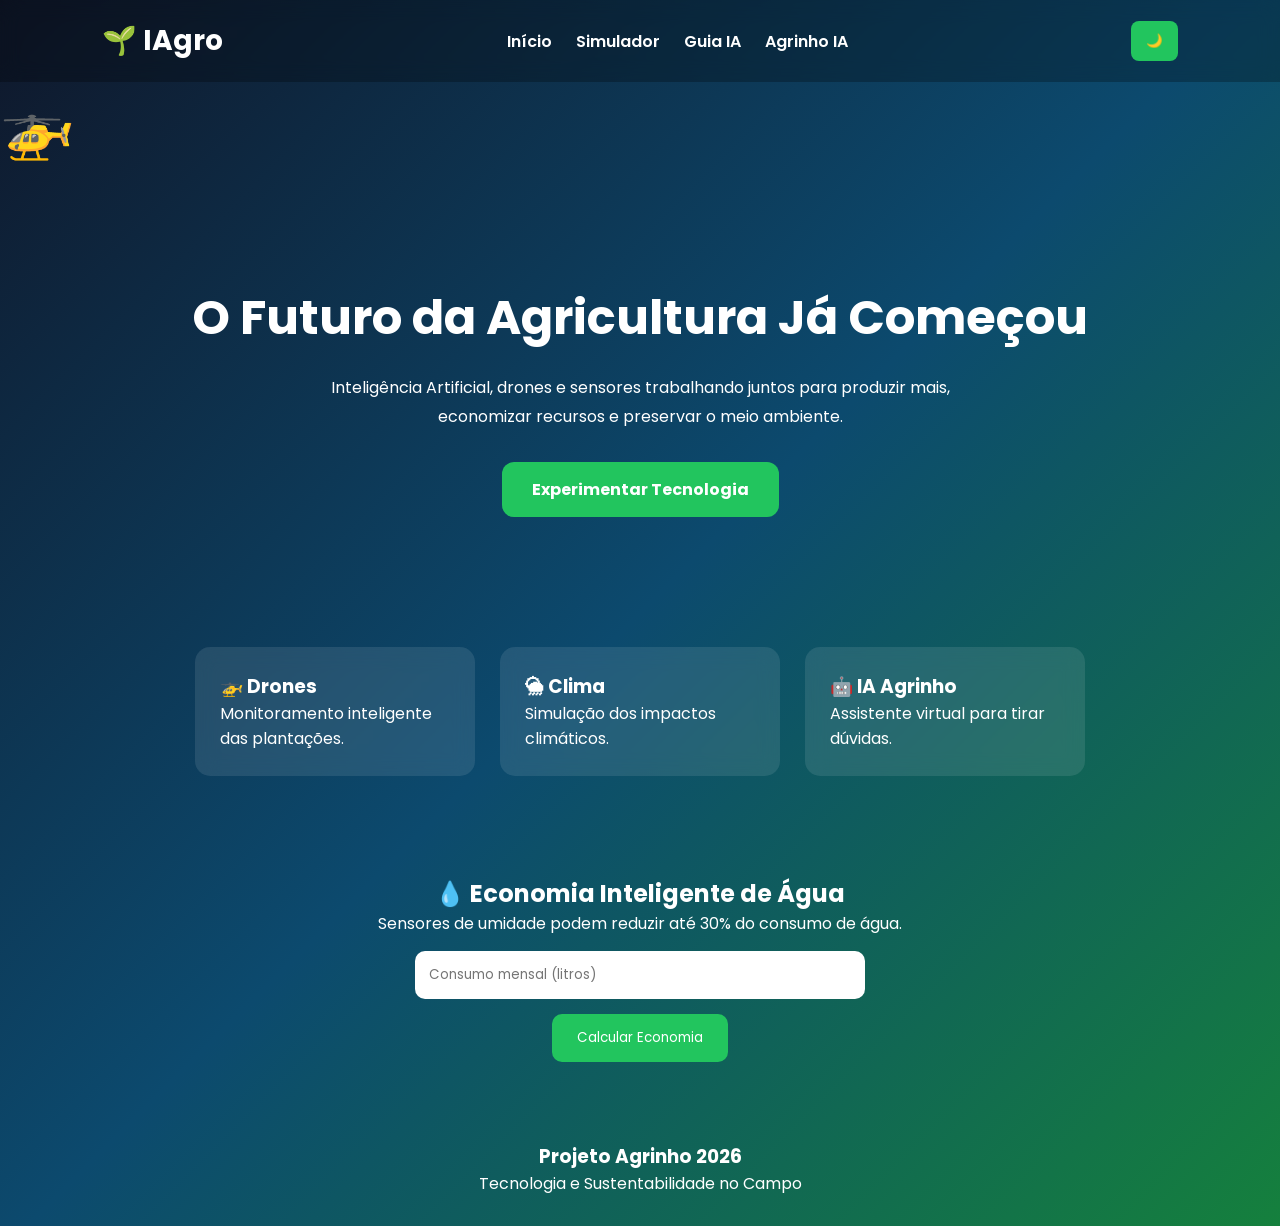
<file: index.html>
<!DOCTYPE html>
<html lang="pt-BR">
<head>
<meta charset="UTF-8">
<meta name="viewport" content="width=device-width, initial-scale=1.0">

<title>IAgro - O Futuro na Terra</title>

<link rel="stylesheet" href="css/style.css">

<link href="https://fonts.googleapis.com/css2?family=Poppins:wght@300;400;600;700&display=swap" rel="stylesheet">
</head>

<body>

<header>

    <div class="logo">
        🌱 IAgro
    </div>

    <nav>
        <a href="index.html">Início</a>
        <a href="simulador.html">Simulador</a>
        <a href="guia.html">Guia IA</a>
        <a href="chatbot.html">Agrinho IA</a>
    </nav>

    <button id="temaBtn">
        🌙
    </button>

</header>

<section class="drone-area">
    <div class="drone">🚁</div>
</section>

<section class="hero">

    <h1>O Futuro da Agricultura Já Começou</h1>

    <p>
        Inteligência Artificial, drones e sensores
        trabalhando juntos para produzir mais,
        economizar recursos e preservar o meio ambiente.
    </p>

    <a href="simulador.html" class="btn">
        Experimentar Tecnologia
    </a>

</section>

<section class="cards">

    <div class="card">
        <h3>🚁 Drones</h3>
        <p>
            Monitoramento inteligente das plantações.
        </p>
    </div>

    <div class="card">
        <h3>🌦 Clima</h3>
        <p>
            Simulação dos impactos climáticos.
        </p>
    </div>

    <div class="card">
        <h3>🤖 IA Agrinho</h3>
        <p>
            Assistente virtual para tirar dúvidas.
        </p>
    </div>

</section>

<section class="economia">

    <h2>💧 Economia Inteligente de Água</h2>

    <p>
        Sensores de umidade podem reduzir até 30% do consumo de água.
    </p>

    <input
        type="number"
        id="aguaAtual"
        placeholder="Consumo mensal (litros)"
    >

    <button onclick="calcularEconomia()">
        Calcular Economia
    </button>

    <div id="economiaResultado"></div>

</section>

<footer>

    <h3>Projeto Agrinho 2026</h3>

    <p>
        Tecnologia e Sustentabilidade no Campo
    </p>

</footer>

<script src="js/economia.js"></script>
<script src="js/tema.js"></script>

</body>
</html>
</file>
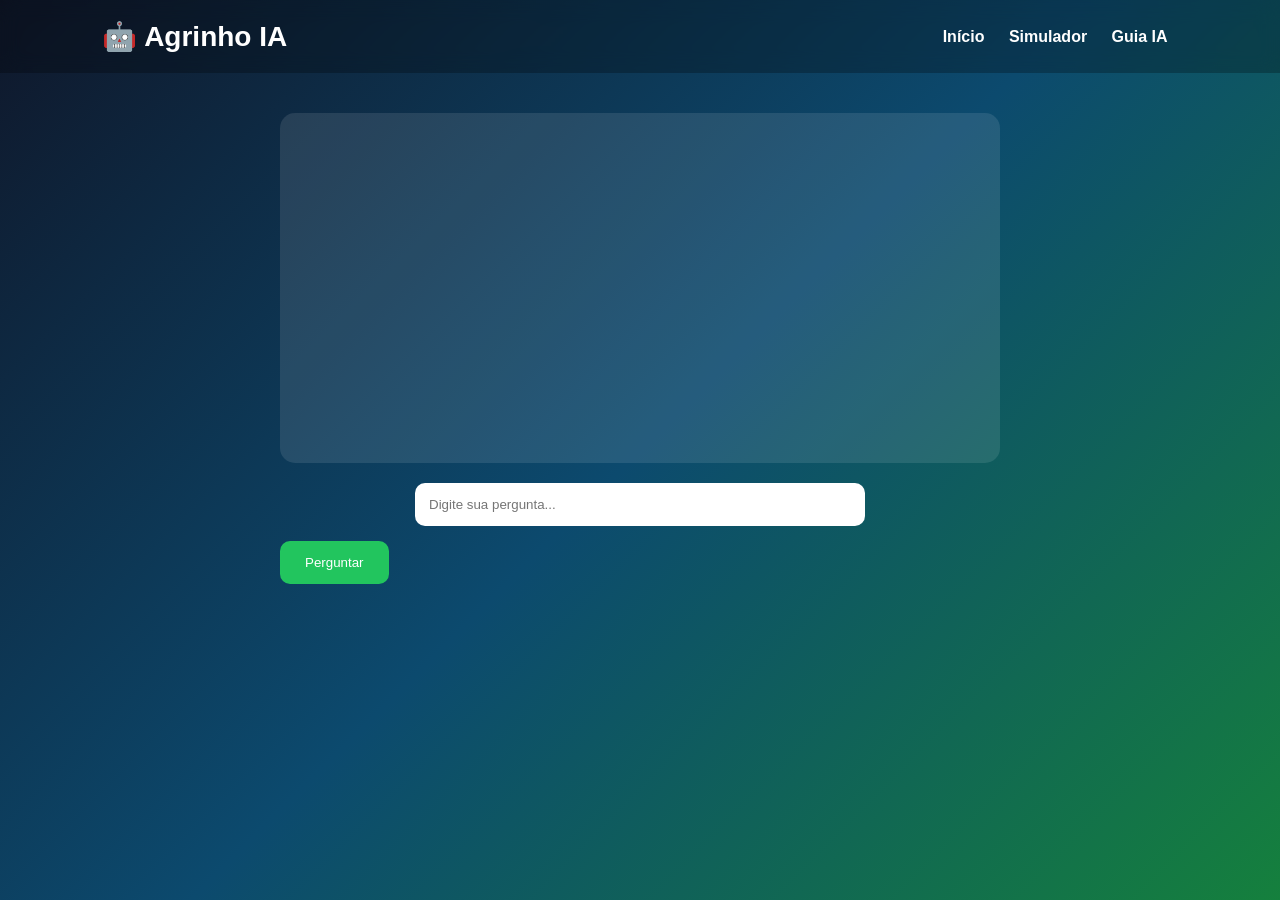
<file: chatbot.html>
<!DOCTYPE html>
<html lang="pt-BR">
<head>

<meta charset="UTF-8">
<meta name="viewport" content="width=device-width, initial-scale=1.0">

<title>Pergunte ao Agrinho</title>

<link rel="stylesheet" href="css/style.css">

</head>

<body>

<header>

<div class="logo">
🤖 Agrinho IA
</div>

<nav>
<a href="index.html">Início</a>
<a href="simulador.html">Simulador</a>
<a href="guia.html">Guia IA</a>
</nav>

</header>

<section class="chat">

<div id="chatbox"></div>

<input
type="text"
id="pergunta"
placeholder="Digite sua pergunta..."
>

<button onclick="responder()">
Perguntar
</button>

</section>

<script src="js/chatbot.js"></script>

</body>
</html>
</file>
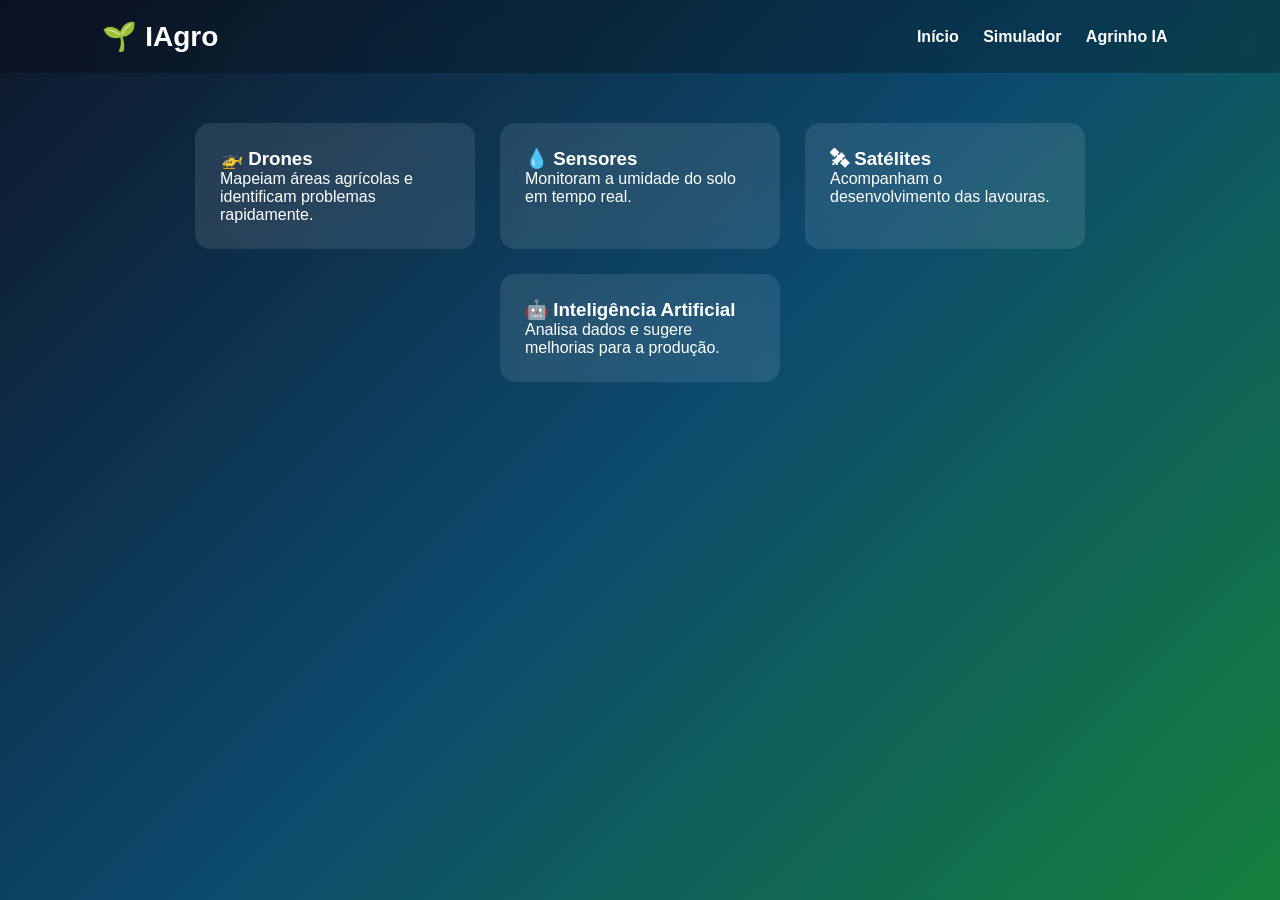
<file: guia.html>
<!DOCTYPE html>
<html lang="pt-BR">
<head>

<meta charset="UTF-8">
<meta name="viewport" content="width=device-width, initial-scale=1.0">

<title>Guia IA</title>

<link rel="stylesheet" href="css/style.css">

</head>

<body>

<header>

<div class="logo">
🌱 IAgro
</div>

<nav>
<a href="index.html">Início</a>
<a href="simulador.html">Simulador</a>
<a href="chatbot.html">Agrinho IA</a>
</nav>

</header>

<section class="cards">

<div class="card">
<h3>🚁 Drones</h3>
<p>
Mapeiam áreas agrícolas e identificam problemas rapidamente.
</p>
</div>

<div class="card">
<h3>💧 Sensores</h3>
<p>
Monitoram a umidade do solo em tempo real.
</p>
</div>

<div class="card">
<h3>🛰 Satélites</h3>
<p>
Acompanham o desenvolvimento das lavouras.
</p>
</div>

<div class="card">
<h3>🤖 Inteligência Artificial</h3>
<p>
Analisa dados e sugere melhorias para a produção.
</p>
</div>

</section>

</body>
</html>
</file>
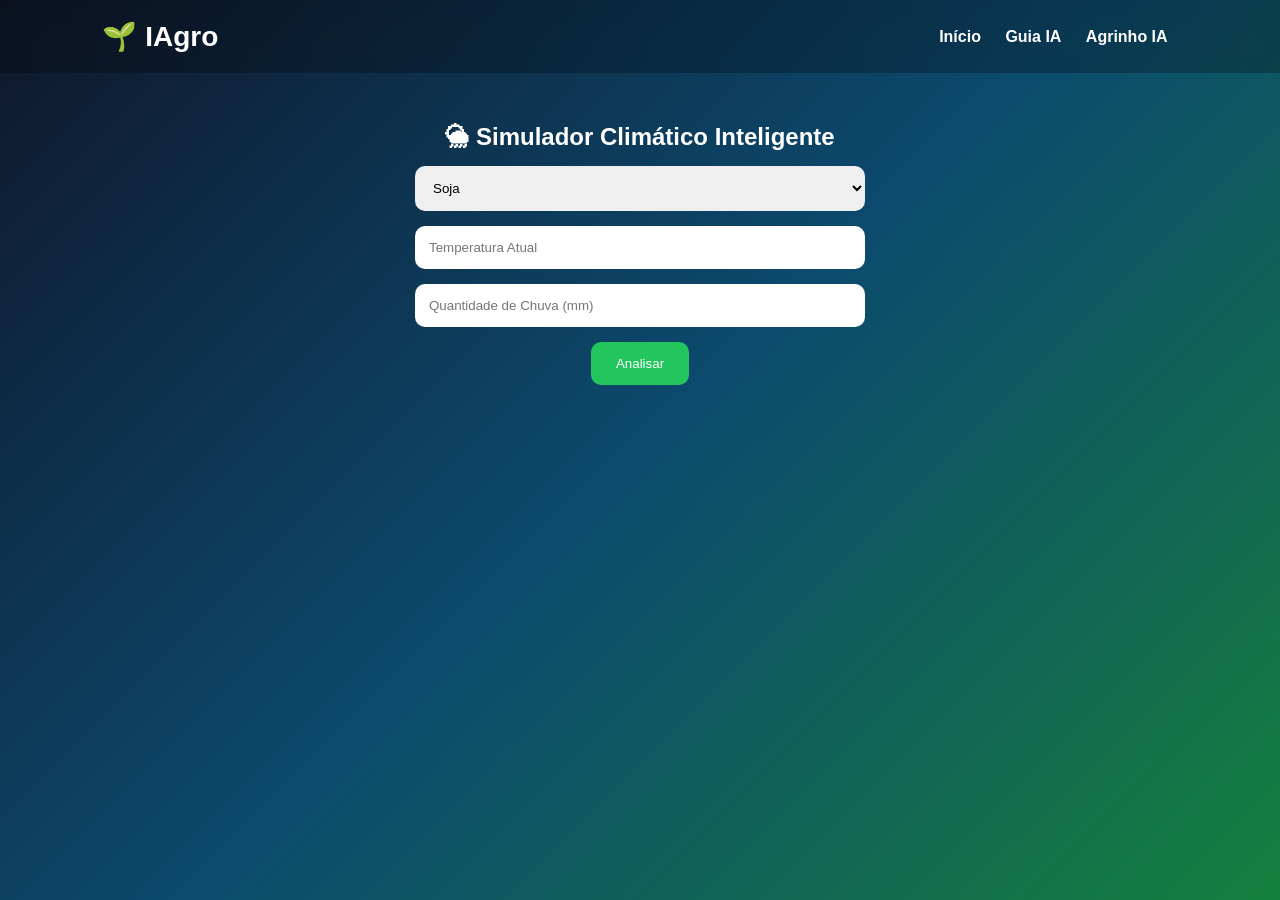
<file: simulador.html>
<!DOCTYPE html>
<html lang="pt-BR">
<head>

<meta charset="UTF-8">
<meta name="viewport" content="width=device-width, initial-scale=1.0">

<title>Simulador Climático</title>

<link rel="stylesheet" href="css/style.css">

</head>

<body>

<header>

    <div class="logo">🌱 IAgro</div>

    <nav>
        <a href="index.html">Início</a>
        <a href="guia.html">Guia IA</a>
        <a href="chatbot.html">Agrinho IA</a>
    </nav>

</header>

<section class="container">

<h1>🌦 Simulador Climático Inteligente</h1>

<select id="cultura">

<option value="soja">Soja</option>
<option value="milho">Milho</option>
<option value="cafe">Café</option>

</select>

<input
type="number"
id="temperatura"
placeholder="Temperatura Atual"
/>

<input
type="number"
id="chuva"
placeholder="Quantidade de Chuva (mm)"
/>

<button onclick="simular()">
Analisar
</button>

<div id="resultado"></div>

</section>

<script src="js/simulador.js"></script>

</body>
</html>
</file>
<file: css/style.css>
*{
margin:0;
padding:0;
box-sizing:border-box;
font-family:'Poppins',sans-serif;
}

body{
background:linear-gradient(135deg,#0f172a,#0c4a6e,#15803d);
color:white;
min-height:100vh;
transition:.4s;
}

header{
display:flex;
justify-content:space-between;
align-items:center;
padding:20px 8%;
background:rgba(0,0,0,.25);
backdrop-filter:blur(10px);
}

.logo{
font-size:28px;
font-weight:700;
}

nav a{
color:white;
text-decoration:none;
margin:0 10px;
font-weight:600;
}

#temaBtn{
padding:10px 15px;
border:none;
border-radius:8px;
cursor:pointer;
}

.drone-area{
height:120px;
position:relative;
overflow:hidden;
}

.drone{
position:absolute;
font-size:60px;
animation:voar 12s linear infinite;
}

@keyframes voar{

0%{
left:-100px;
top:60px;
}

50%{
top:15px;
}

100%{
left:110%;
top:60px;
}

}

.hero{
text-align:center;
padding:80px 20px;
}

.hero h1{
font-size:3rem;
margin-bottom:20px;
}

.hero p{
max-width:700px;
margin:auto;
line-height:1.8;
}

.btn{
display:inline-block;
margin-top:30px;
padding:15px 30px;
background:#22c55e;
border-radius:12px;
text-decoration:none;
color:white;
font-weight:bold;
}

.cards{
display:flex;
justify-content:center;
gap:25px;
flex-wrap:wrap;
padding:50px;
}

.card{
width:280px;
padding:25px;
background:rgba(255,255,255,.1);
border-radius:15px;
backdrop-filter:blur(10px);
transition:.3s;
}

.card:hover{
transform:translateY(-10px);
}

.economia{
text-align:center;
padding:50px;
}

.economia input,
.container input,
.container select,
.chat input{
width:100%;
max-width:450px;
padding:14px;
border:none;
border-radius:10px;
margin:15px auto;
display:block;
}

button{
padding:14px 25px;
background:#22c55e;
border:none;
border-radius:10px;
color:white;
cursor:pointer;
}

.container{
text-align:center;
padding:50px;
}

#resultado{
margin-top:25px;
font-size:22px;
}

.chat{
max-width:800px;
margin:auto;
padding:40px;
}

#chatbox{
height:350px;
overflow:auto;
background:rgba(255,255,255,.1);
padding:20px;
border-radius:15px;
margin-bottom:20px;
}

footer{
text-align:center;
padding:30px;
}

.light-mode{
background:linear-gradient(135deg,#e0f2fe,#ffffff,#dcfce7);
color:#222;
}

.light-mode nav a{
color:#222;
}

.light-mode .card{
background:white;
color:#222;
}
</file>
